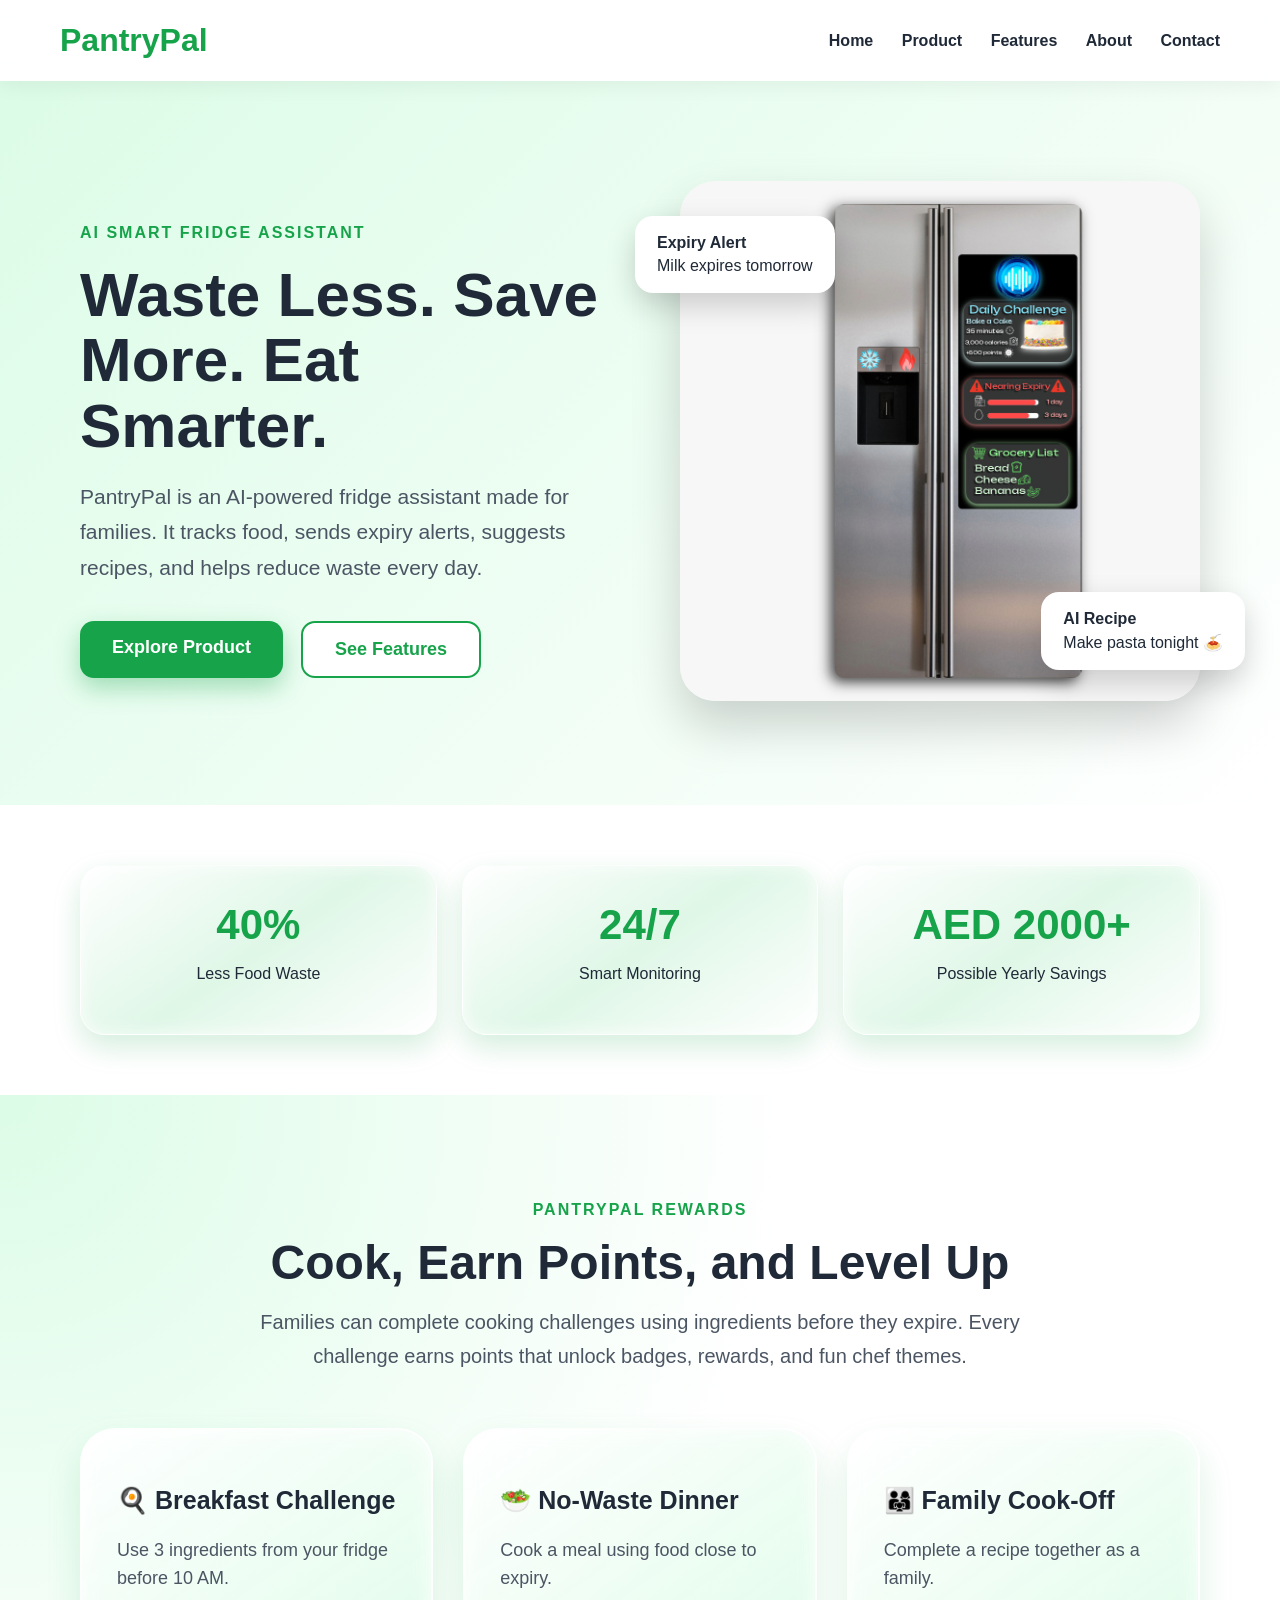
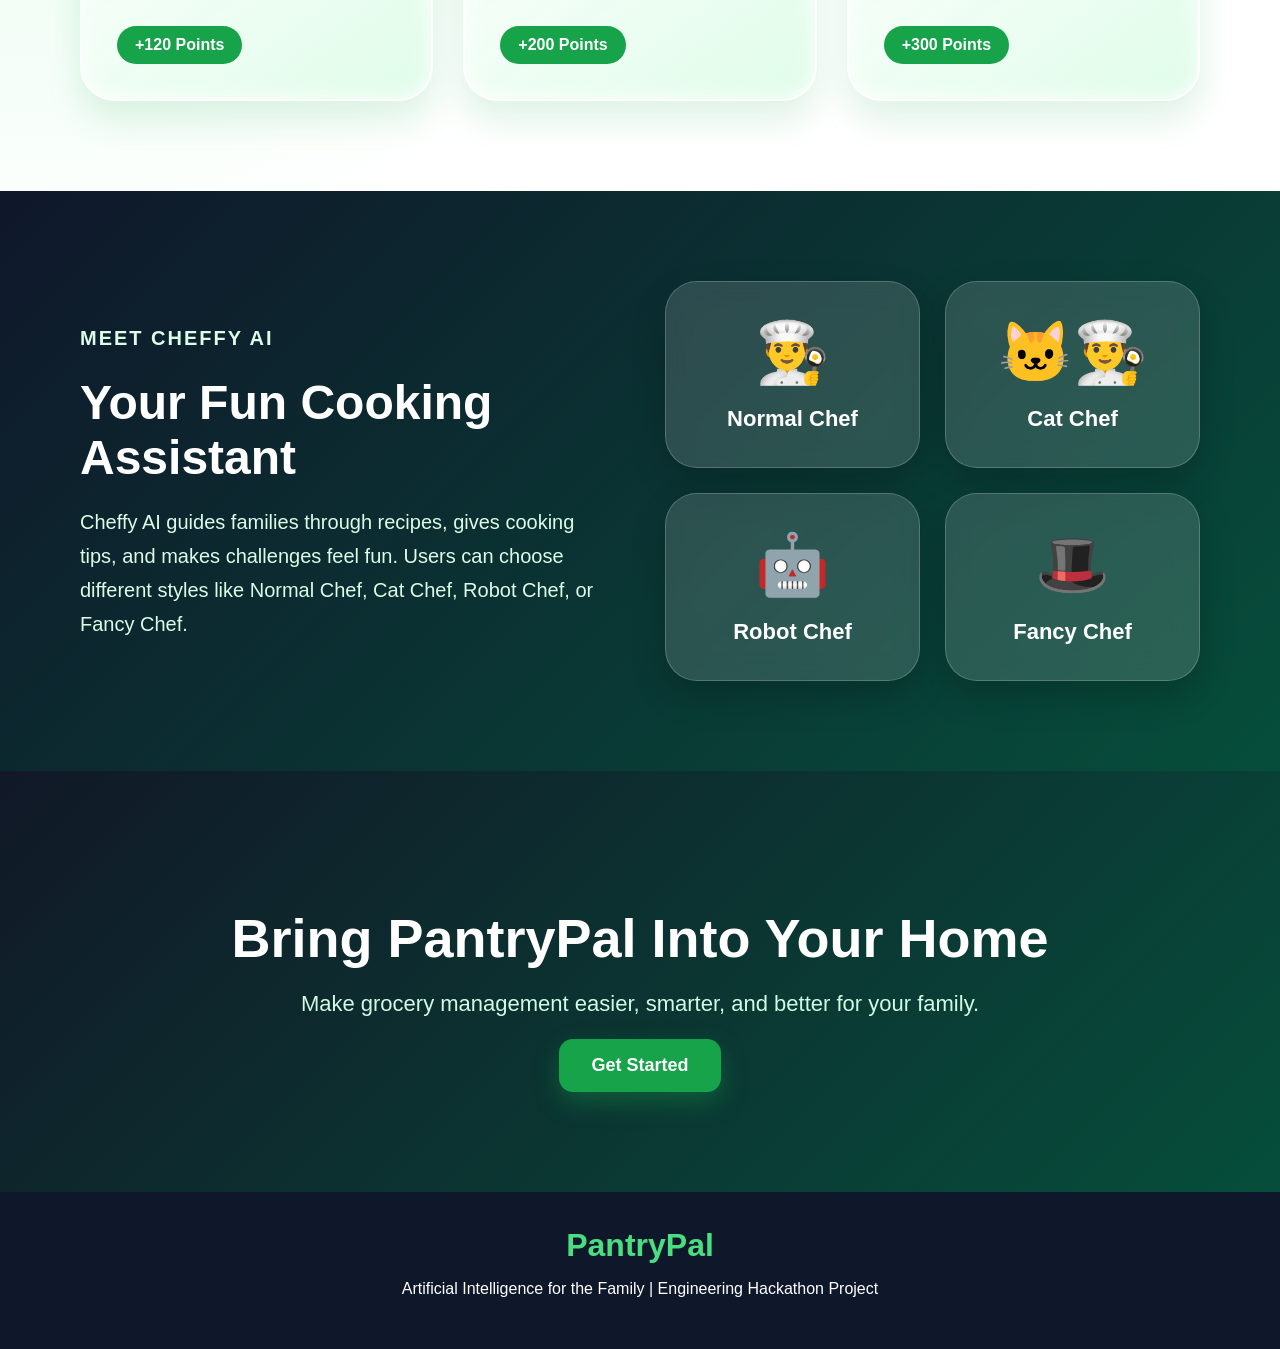
<file: index.html>
<!DOCTYPE html>
<html lang="en">
<head>
    <meta charset="UTF-8">
    <title>Redirecting...</title>

    <!-- Redirect after 0 seconds -->
    <meta http-equiv="refresh" content="0; url=Website/Home.html">

    <script>
        // JavaScript fallback (recommended)
        window.location.href = "Website/Home.html";
    </script>
    <meta http-equiv="refresh" content="0"; url="Website/Home.html">
    <script src="Website/Index_JS.js"></script>
</head>
<body>
    <p>If you are not redirected automatically, 
        <a href="Website/Home.html">click here</a>.
    </p>
</body>
</html>
</file>
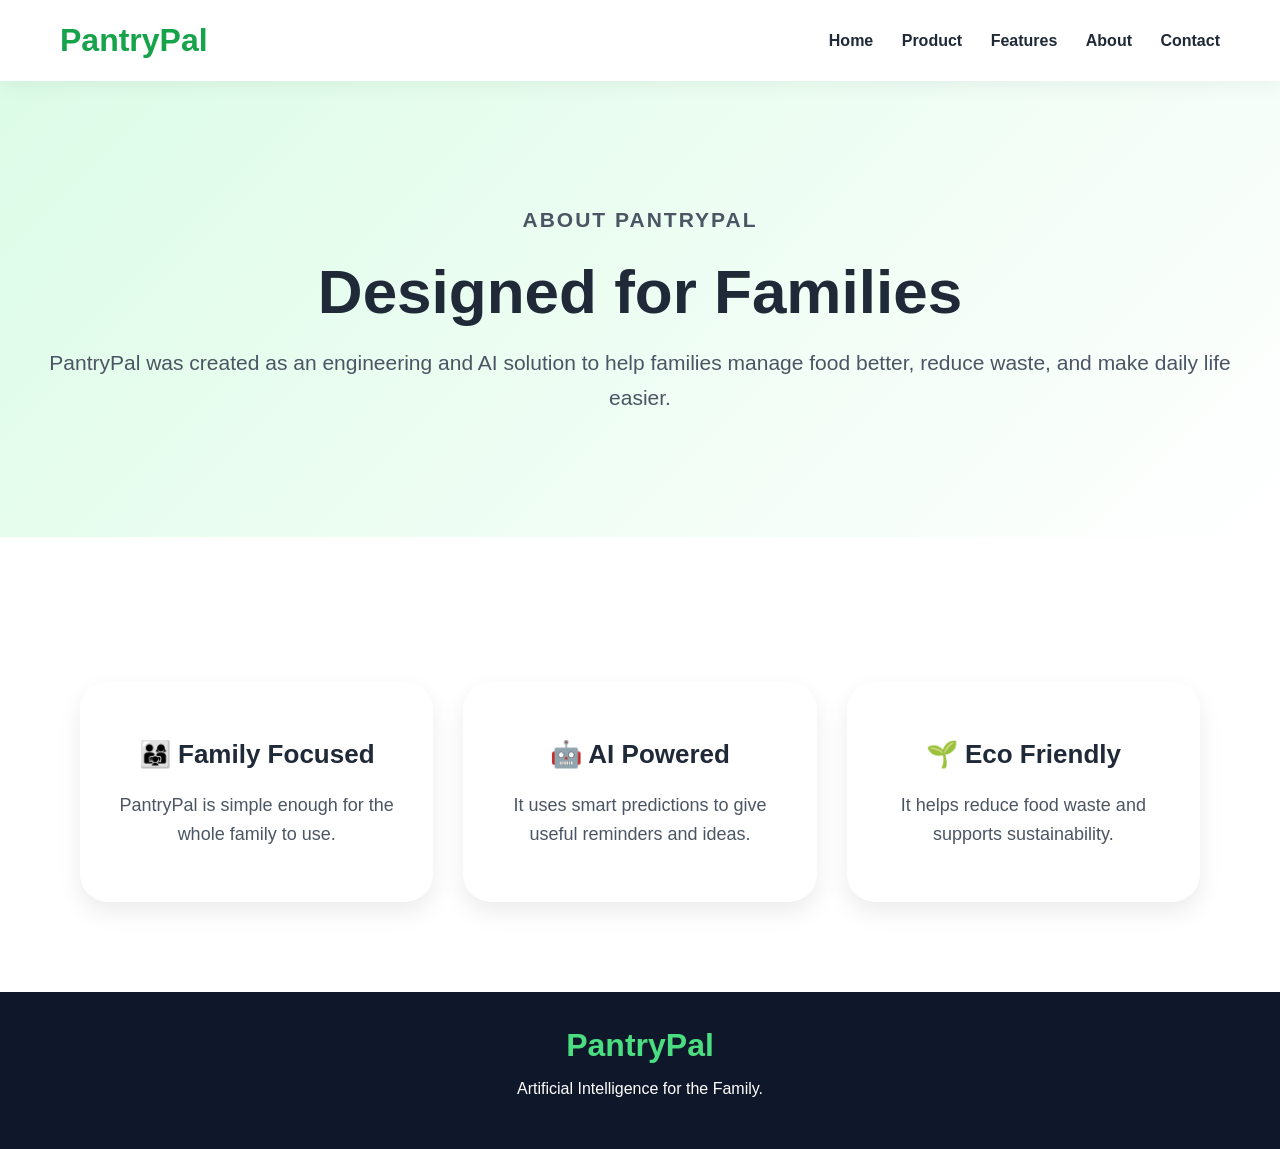
<file: Website/about.html>
<!-- ============================= -->
<!-- FILE: about.html -->
<!-- ============================= -->

<!DOCTYPE html>
<html lang="en">
<head>
  <meta charset="UTF-8">
  <meta name="viewport" content="width=device-width, initial-scale=1.0">
  <title>PantryPal | About</title>
  <link rel="stylesheet" href="style.css">
</head>
<body>

  <div class="navbar">
    <div class="logo">PantryPal</div>
    <div class="nav-links">
      <a href="Home.html">Home</a>
      <a href="product.html">Product</a>
      <a href="features.html">Features</a>
      <a href="about.html">About</a>
      <a href="contact.html">Contact</a>
    </div>
  </div>

  <div class="page-header">
    <p class="tagline">About PantryPal</p>
    <h1>Designed for Families</h1>
    <p>
      PantryPal was created as an engineering and AI solution to help families manage food better, reduce waste, and make daily life easier.
    </p>
  </div>

  <div class="section white-section">
    <div class="card-grid">
      <div class="feature-card">
        <h2>👨‍👩‍👧 Family Focused</h2>
        <p>PantryPal is simple enough for the whole family to use.</p>
      </div>
      <div class="feature-card">
        <h2>🤖 AI Powered</h2>
        <p>It uses smart predictions to give useful reminders and ideas.</p>
      </div>
      <div class="feature-card">
        <h2>🌱 Eco Friendly</h2>
        <p>It helps reduce food waste and supports sustainability.</p>
      </div>
    </div>
  </div>

  <div class="footer">
    <h2>PantryPal</h2>
    <p>Artificial Intelligence for the Family.</p>
  </div>

</body>
</html>
</file>
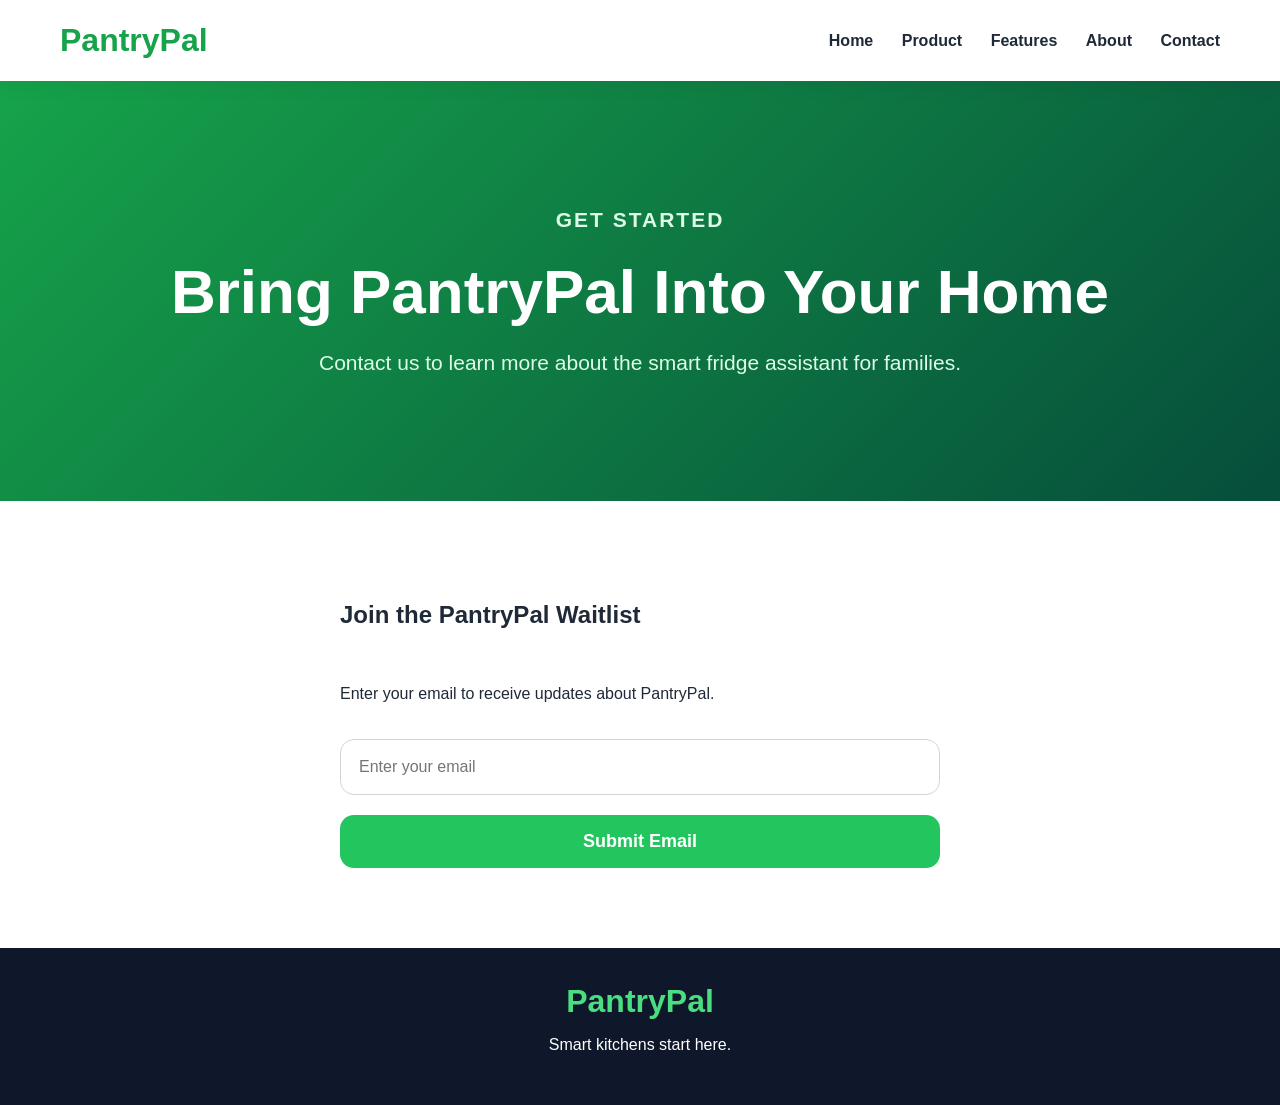
<file: Website/contact.html>
<!-- ============================= -->
<!-- FILE: contact.html -->
<!-- ============================= -->

<!DOCTYPE html>
<html lang="en">
<head>
  <meta charset="UTF-8">
  <meta name="viewport" content="width=device-width, initial-scale=1.0">
  <title>PantryPal | Contact</title>
  <link rel="stylesheet" href="style.css">
</head>
<body>

  <div class="navbar">
    <div class="logo">PantryPal</div>
    <div class="nav-links">
      <a href="Home.html">Home</a>
      <a href="product.html">Product</a>
      <a href="features.html">Features</a>
      <a href="about.html">About</a>
      <a href="contact.html">Contact</a>
    </div>
  </div>

  <div class="page-header green-header">
    <p class="tagline light">Get Started</p>
    <h1>Bring PantryPal Into Your Home</h1>
    <p>Contact us to learn more about the smart fridge assistant for families.</p>
  </div>

  <div class="contact-section">
    <div class="contact-box email-only-box">
      <h2>Join the PantryPal Waitlist</h2>
      <p>Enter your email to receive updates about PantryPal.</p>

      <input type="email" id="emailInput" placeholder="Enter your email" required>
      <button onclick="validateEmail()">Submit Email</button>
    </div>
  </div>

  <div class="footer">
    <h2>PantryPal</h2>
    <p>Smart kitchens start here.</p>
  </div>

  <script src="script.js"></script>
</body>
</html>
</file>
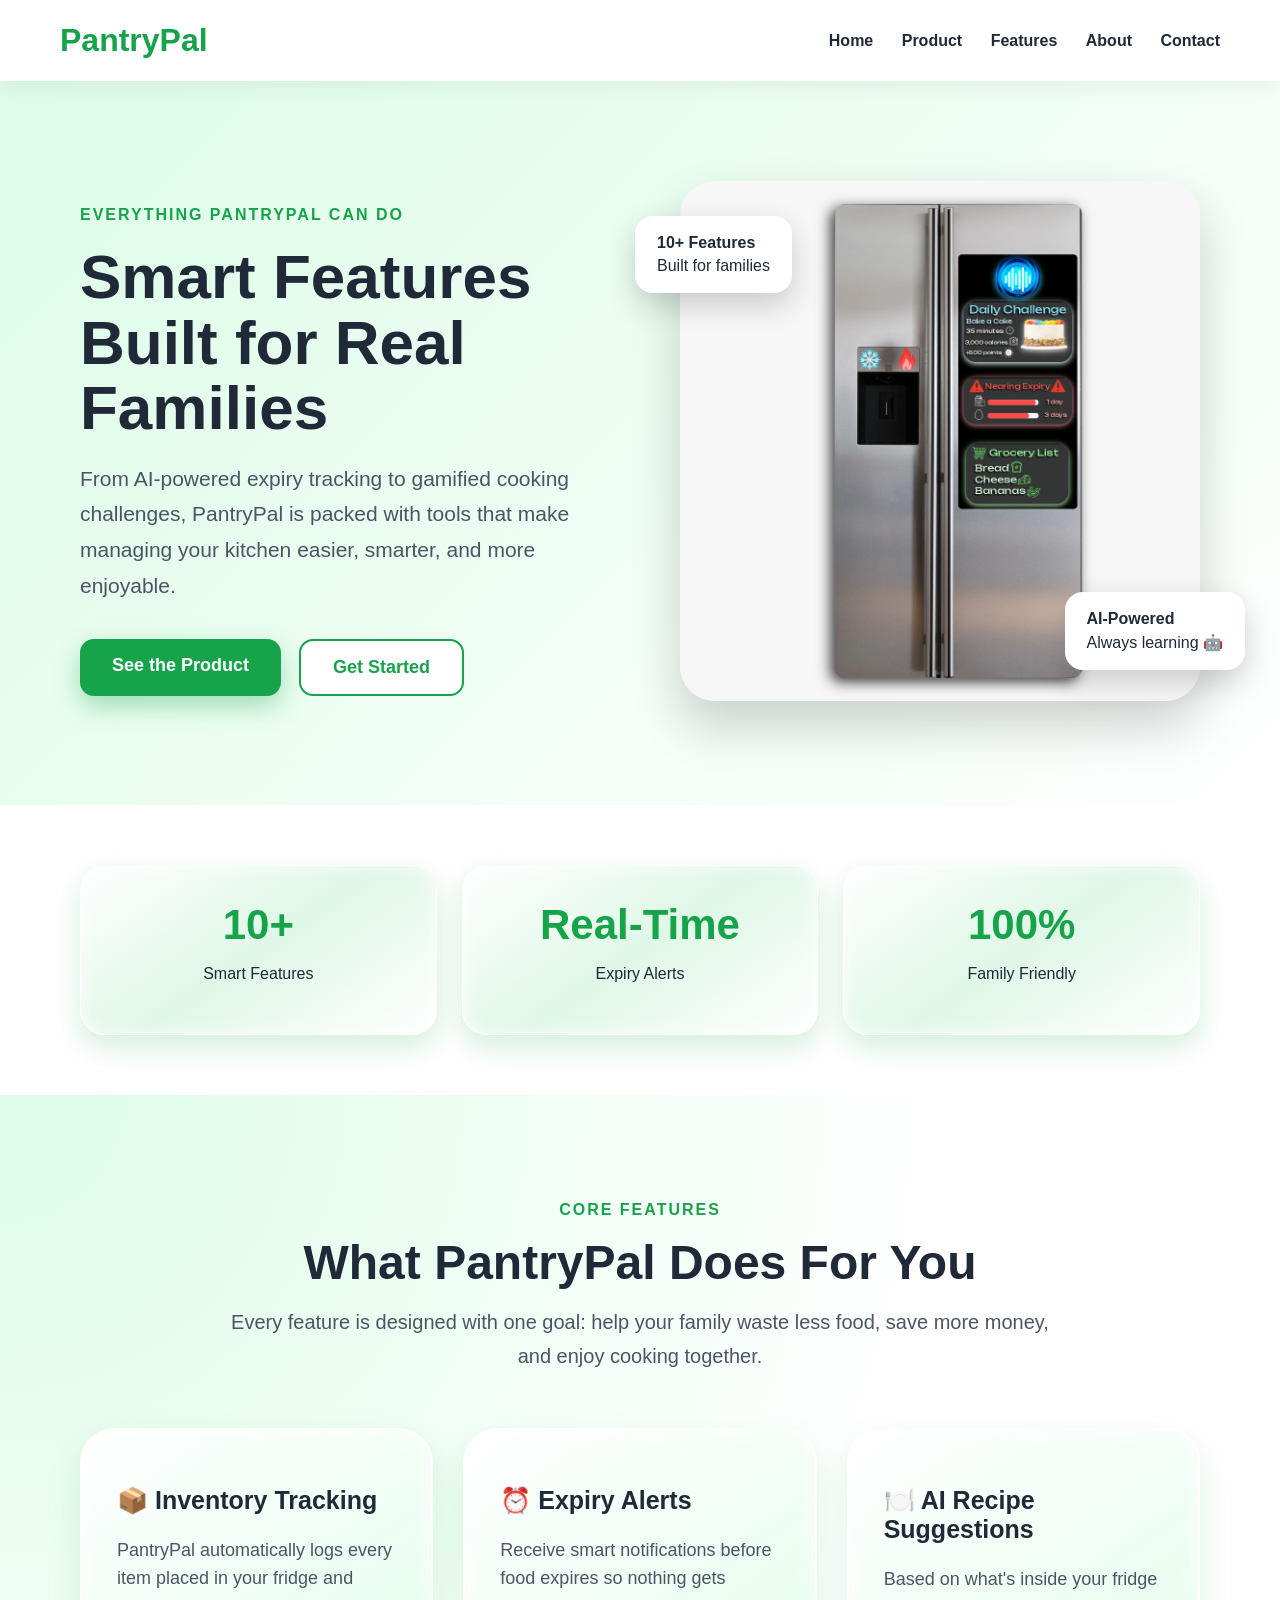
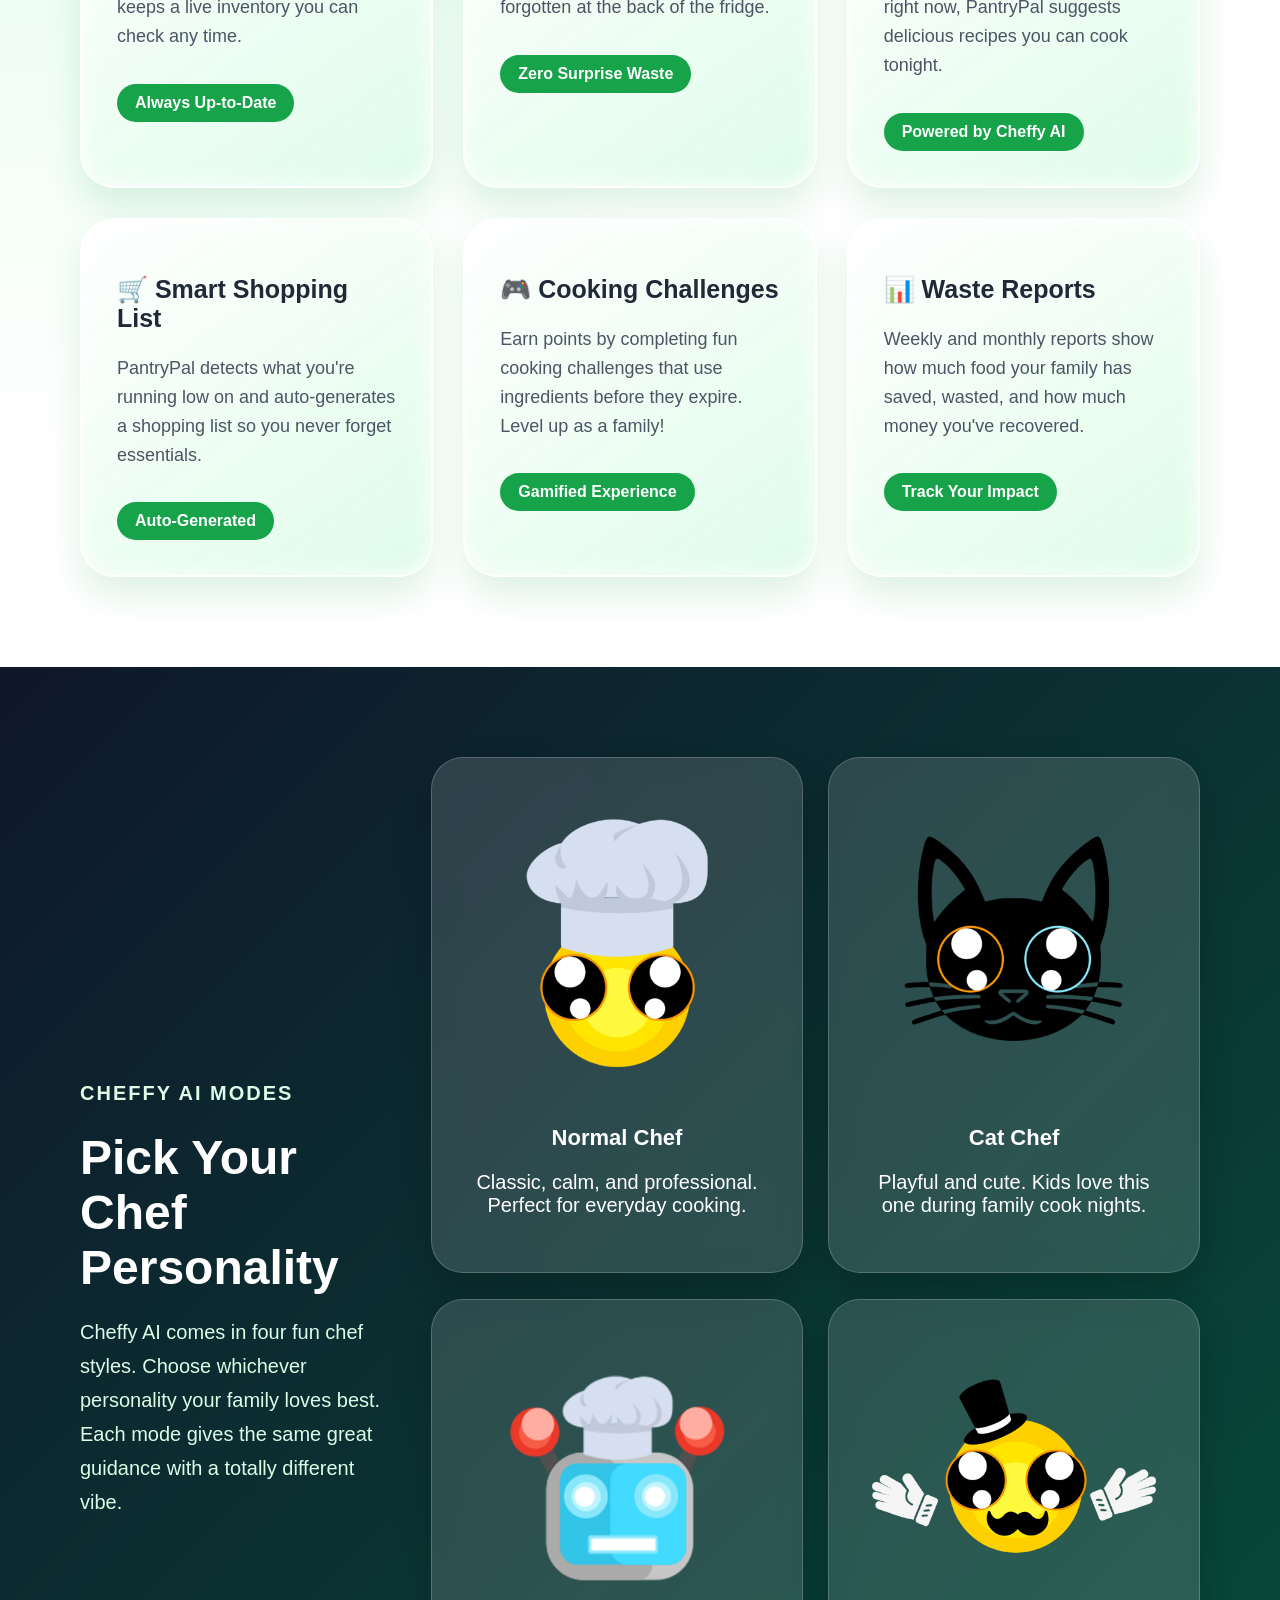
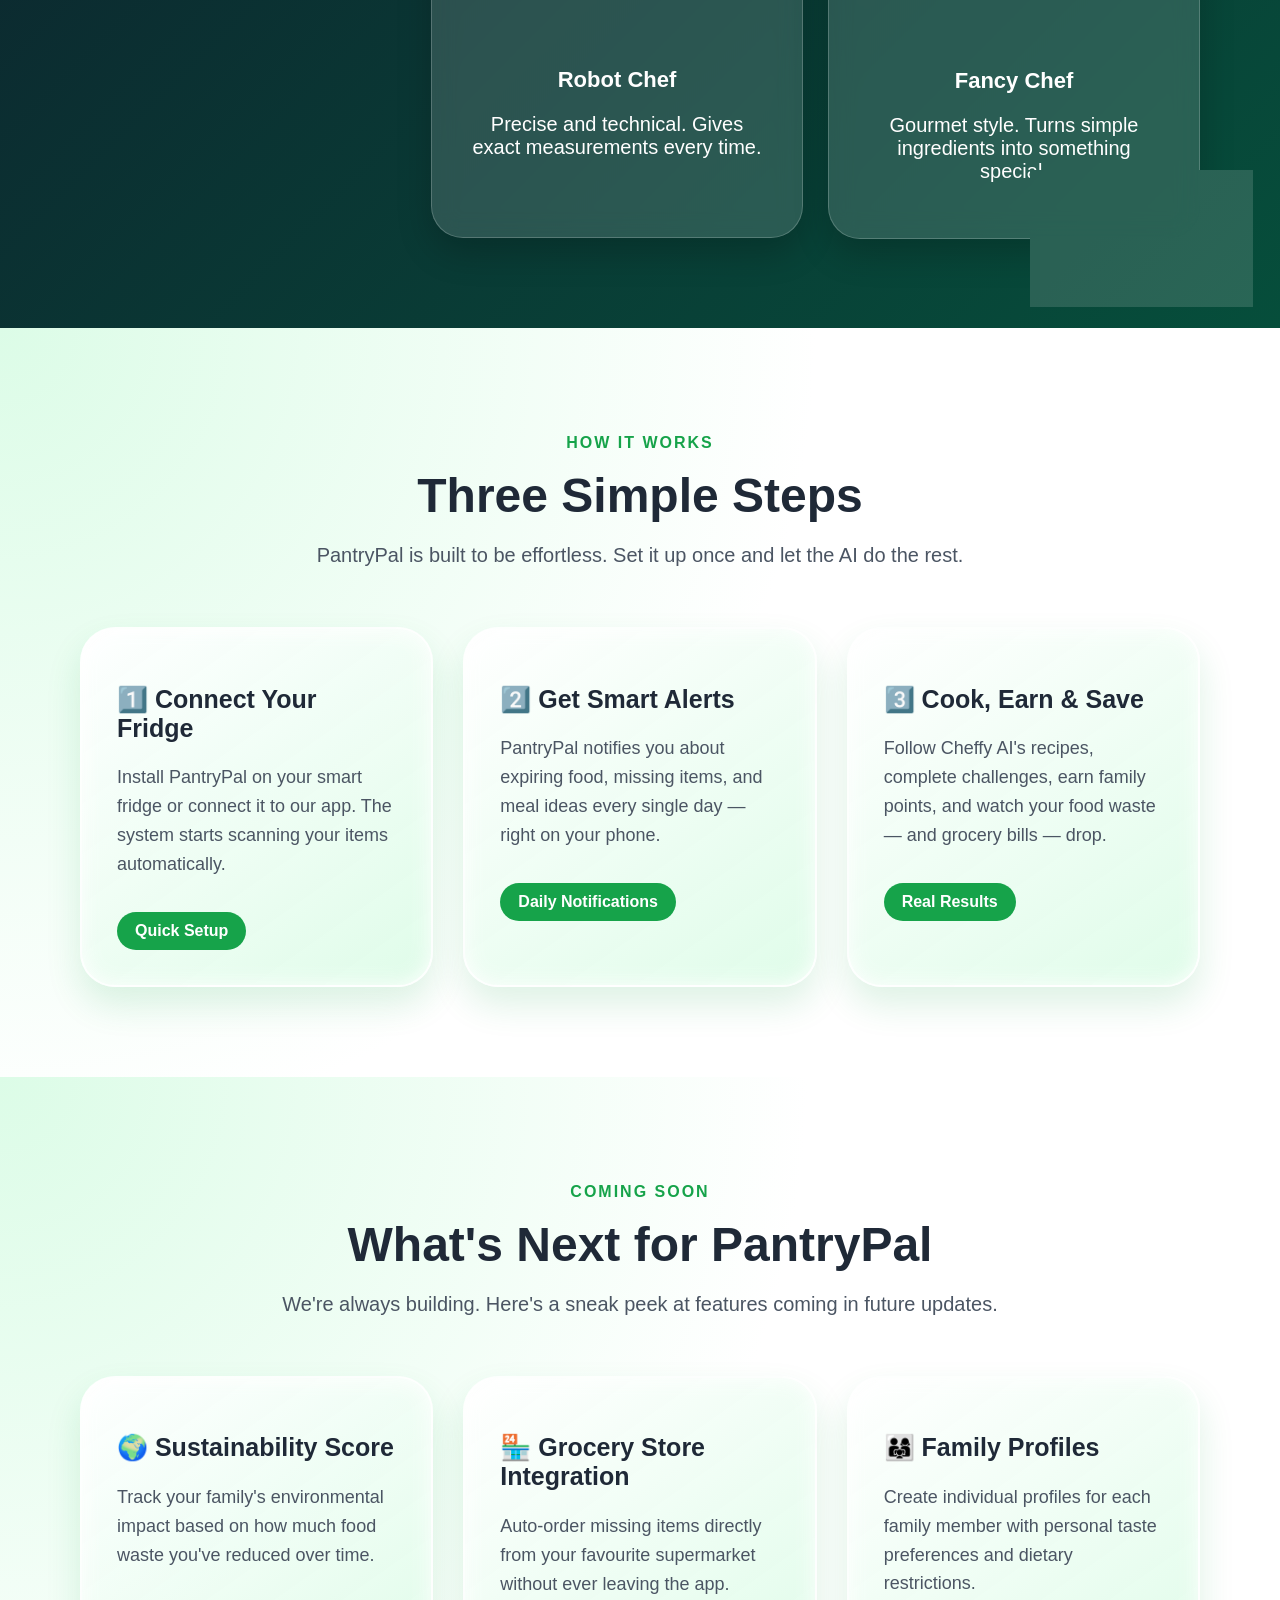
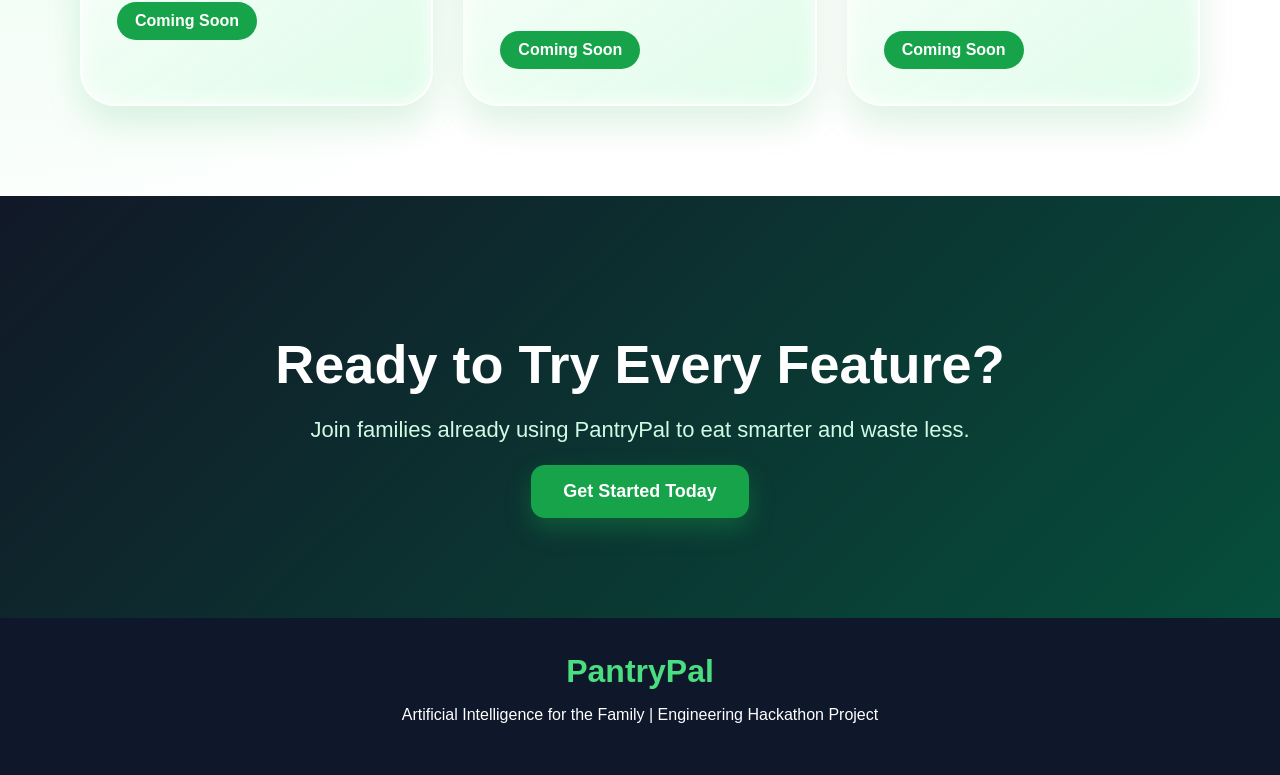
<file: Website/Features.html>
<!DOCTYPE html>
<html lang="en">
<head>
  <meta charset="UTF-8">
  <meta name="viewport" content="width=device-width, initial-scale=1.0">
  <title>PantryPal | Features</title>
  <link rel="stylesheet" href="style.css">
</head>
<body>

  <!-- ===== NAVBAR (same as index.html) ===== -->
  <div class="navbar">
    <div class="logo">PantryPal</div>
    <div class="nav-links">
      <a href="Home.html">Home</a>
      <a href="product.html">Product</a>
      <a href="features.html">Features</a>
      <a href="about.html">About</a>
      <a href="contact.html">Contact</a>
    </div>
  </div>

  <!-- ===== FEATURES HERO SECTION ===== -->
  <div class="hero" style="min-height: 50vh; align-items: center;">
    <div class="hero-text">
      <p class="tagline">Everything PantryPal Can Do</p>
      <h1>Smart Features Built for Real Families</h1>
      <p class="hero-description">
        From AI-powered expiry tracking to gamified cooking challenges, PantryPal is packed with tools that make managing your kitchen easier, smarter, and more enjoyable.
      </p>
      <div class="hero-buttons">
        <a href="product.html" class="main-btn">See the Product</a>
        <a href="contact.html" class="outline-btn">Get Started</a>
      </div>
    </div>

    <div class="hero-image-box">
      <!-- Replace with your features banner image -->
      <img src="assets/fridge.jpg" alt="PantryPal features overview">
      <div class="floating-card top-card">
        <strong>10+ Features</strong>
        <span>Built for families</span>
      </div>
      <div class="floating-card bottom-card">
        <strong>AI-Powered</strong>
        <span>Always learning 🤖</span>
      </div>
    </div>
  </div>

  <!-- ===== STATS ROW ===== -->
  <div class="stats-section">
    <div class="stat-box metallic-card">
      <h2>10+</h2>
      <p>Smart Features</p>
    </div>
    <div class="stat-box metallic-card">
      <h2>Real-Time</h2>
      <p>Expiry Alerts</p>
    </div>
    <div class="stat-box metallic-card">
      <h2>100%</h2>
      <p>Family Friendly</p>
    </div>
  </div>

  <!-- ===== CORE FEATURES GRID ===== -->
  <div class="section game-section">
    <p class="section-label">Core Features</p>
    <h1>What PantryPal Does For You</h1>
    <p class="section-subtitle">
      Every feature is designed with one goal: help your family waste less food, save more money, and enjoy cooking together.
    </p>

    <div class="game-grid">

      <div class="challenge-card bubble-card">
        <h2>📦 Inventory Tracking</h2>
        <p>
          PantryPal automatically logs every item placed in your fridge and keeps a live inventory you can check any time.
        </p>
        <span>Always Up-to-Date</span>
      </div>

      <div class="challenge-card bubble-card">
        <h2>⏰ Expiry Alerts</h2>
        <p>
          Receive smart notifications before food expires so nothing gets forgotten at the back of the fridge.
        </p>
        <span>Zero Surprise Waste</span>
      </div>

      <div class="challenge-card bubble-card">
        <h2>🍽️ AI Recipe Suggestions</h2>
        <p>
          Based on what's inside your fridge right now, PantryPal suggests delicious recipes you can cook tonight.
        </p>
        <span>Powered by Cheffy AI</span>
      </div>

      <div class="challenge-card bubble-card">
        <h2>🛒 Smart Shopping List</h2>
        <p>
          PantryPal detects what you're running low on and auto-generates a shopping list so you never forget essentials.
        </p>
        <span>Auto-Generated</span>
      </div>

      <div class="challenge-card bubble-card">
        <h2>🎮 Cooking Challenges</h2>
        <p>
          Earn points by completing fun cooking challenges that use ingredients before they expire. Level up as a family!
        </p>
        <span>Gamified Experience</span>
      </div>

      <div class="challenge-card bubble-card">
        <h2>📊 Waste Reports</h2>
        <p>
          Weekly and monthly reports show how much food your family has saved, wasted, and how much money you've recovered.
        </p>
        <span>Track Your Impact</span>
      </div>

    </div>
  </div>

  <!-- ===== CHEFFY AI SECTION (mirrors chef-section in index) ===== -->
  <div class="section chef-section">
    <div class="chef-text">
      <p class="section-label">Cheffy AI Modes</p>
      <h1>Pick Your Chef Personality</h1>
      <p>
        Cheffy AI comes in four fun chef styles. Choose whichever personality your family loves best. Each mode gives the same great guidance with a totally different vibe.
      </p>
    </div>

    <div class="chef-grid">
      <div class="chef-card">
        <img src="assets/ChefHatAI.png" width="300px">
        <h2>Normal Chef</h2>
        <p>Classic, calm, and professional. Perfect for everyday cooking.</p>
      
      </div>
      <div class="chef-card">
          <img src="assets/CatAI.png" width="300px">
        <h2>Cat Chef</h2>
        <p>Playful and cute. Kids love this one during family cook nights.</p>
      </div>
      <div class="chef-card">
          <img src="assets/RoboChef.png" width="300px">
        <h2>Robot Chef</h2>
        <p>Precise and technical. Gives exact measurements every time.</p>
      </div>
      <div class="chef-card">
        <img src="assets/TopHatAi.png" width="300px">
        <h2>Fancy Chef</h2>
        <p>Gourmet style. Turns simple ingredients into something special.</p>
      </div>
    </div>
  </div>

  <!-- ===== HOW IT WORKS SECTION ===== -->
  <div class="section game-section">
    <p class="section-label">How It Works</p>
    <h1>Three Simple Steps</h1>
    <p class="section-subtitle">
      PantryPal is built to be effortless. Set it up once and let the AI do the rest.
    </p>

    <div class="game-grid">

      <div class="challenge-card bubble-card">
        <h2>1️⃣ Connect Your Fridge</h2>
        <p>
          Install PantryPal on your smart fridge or connect it to our app. The system starts scanning your items automatically.
        </p>
        <span>Quick Setup</span>
      </div>

      <div class="challenge-card bubble-card">
        <h2>2️⃣ Get Smart Alerts</h2>
        <p>
          PantryPal notifies you about expiring food, missing items, and meal ideas every single day — right on your phone.
        </p>
        <span>Daily Notifications</span>
      </div>

      <div class="challenge-card bubble-card">
        <h2>3️⃣ Cook, Earn & Save</h2>
        <p>
          Follow Cheffy AI's recipes, complete challenges, earn family points, and watch your food waste — and grocery bills — drop.
        </p>
        <span>Real Results</span>
      </div>

    </div>
  </div>

  <!-- ===== COMING SOON SECTION ===== -->
  <div class="section game-section">
    <p class="section-label">Coming Soon</p>
    <h1>What's Next for PantryPal</h1>
    <p class="section-subtitle">
      We're always building. Here's a sneak peek at features coming in future updates.
    </p>

    <div class="game-grid">

      <div class="challenge-card bubble-card">
        <h2>🌍 Sustainability Score</h2>
        <p>
          Track your family's environmental impact based on how much food waste you've reduced over time.
        </p>
        <span>Coming Soon</span>
      </div>

      <div class="challenge-card bubble-card">
        <h2>🏪 Grocery Store Integration</h2>
        <p>
          Auto-order missing items directly from your favourite supermarket without ever leaving the app.
        </p>
        <span>Coming Soon</span>
      </div>

      <div class="challenge-card bubble-card">
        <h2>👨‍👩‍👧 Family Profiles</h2>
        <p>
          Create individual profiles for each family member with personal taste preferences and dietary restrictions.
        </p>
        <span>Coming Soon</span>
      </div>

    </div>
  </div>

  <!-- ===== CTA BANNER (same as index) ===== -->
  <div class="ad-banner">
    <h1>Ready to Try Every Feature?</h1>
    <p>Join families already using PantryPal to eat smarter and waste less.</p>
    <a href="contact.html" class="main-btn">Get Started Today</a>
  </div>

  <!-- ===== FOOTER (same as index) ===== -->
  <div class="footer">
    <h2>PantryPal</h2>
    <p>Artificial Intelligence for the Family | Engineering Hackathon Project</p>
  </div>

</body>
</html>
</file>
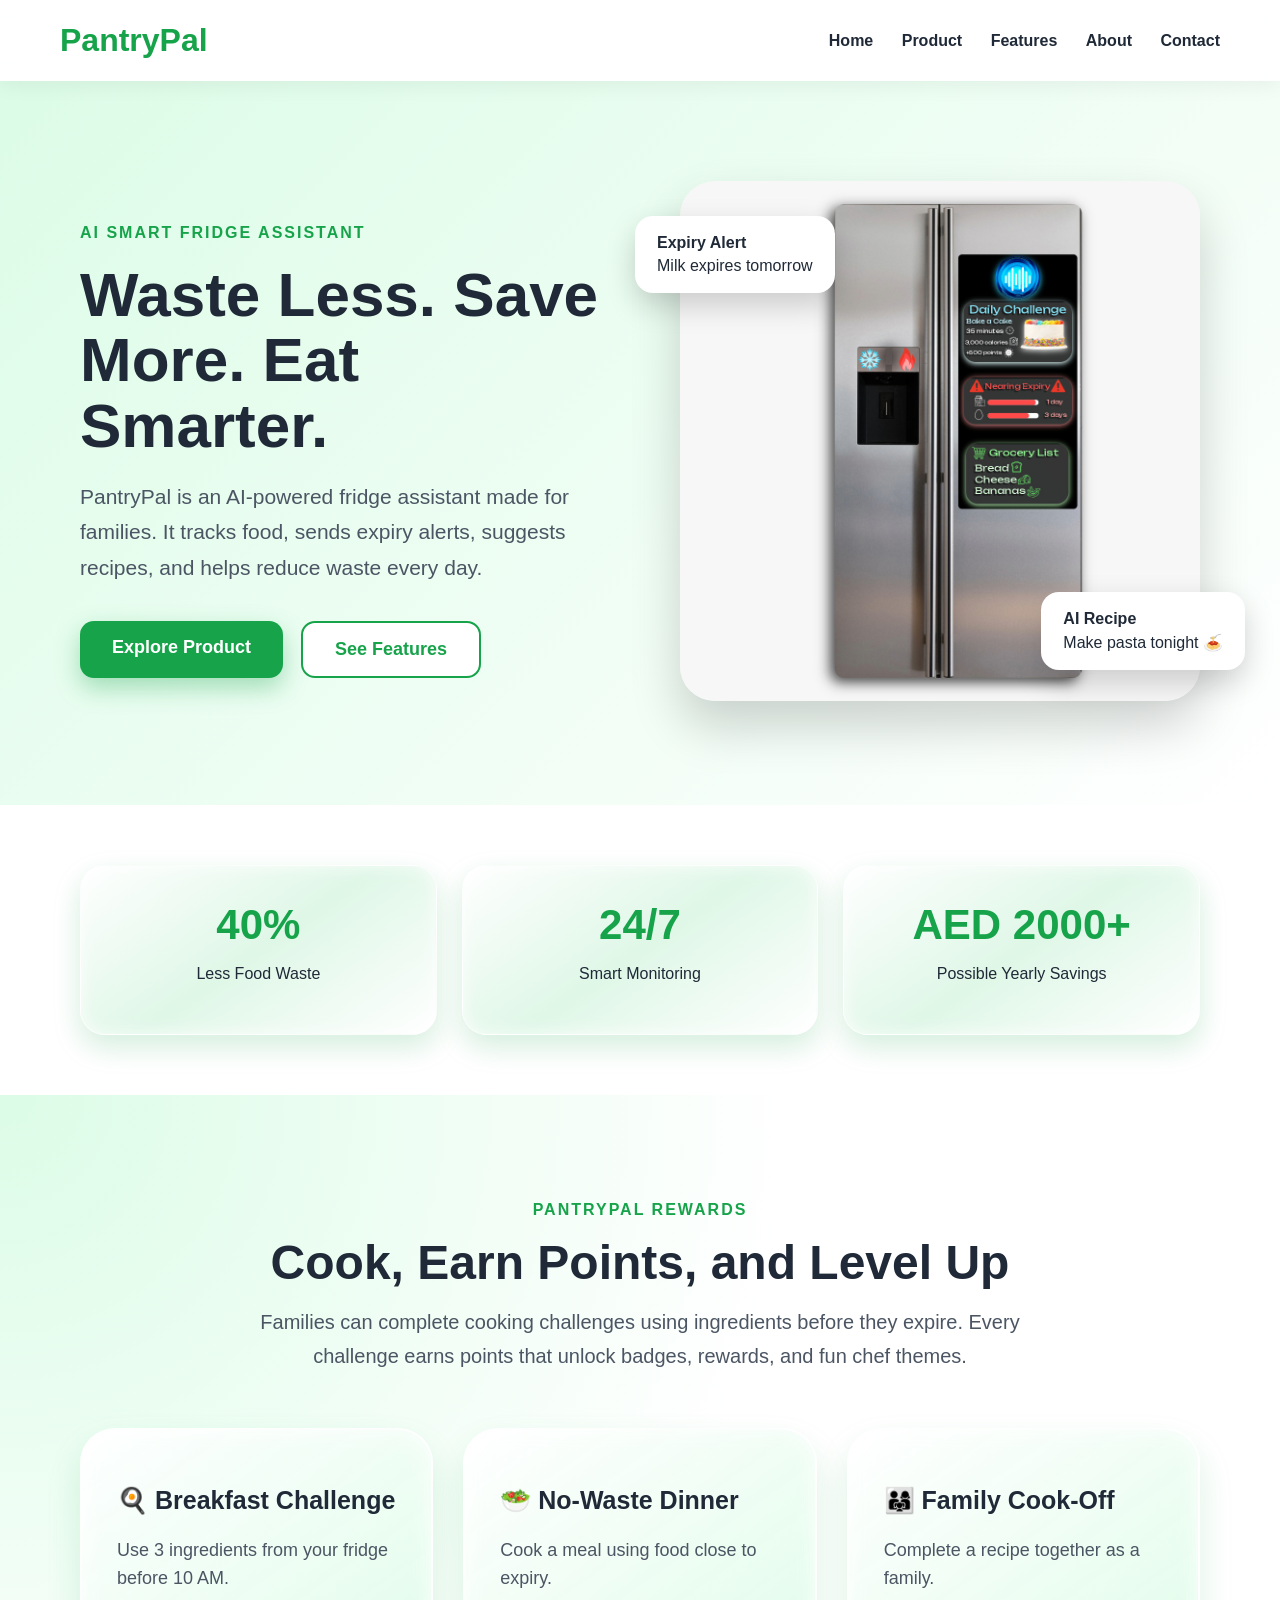
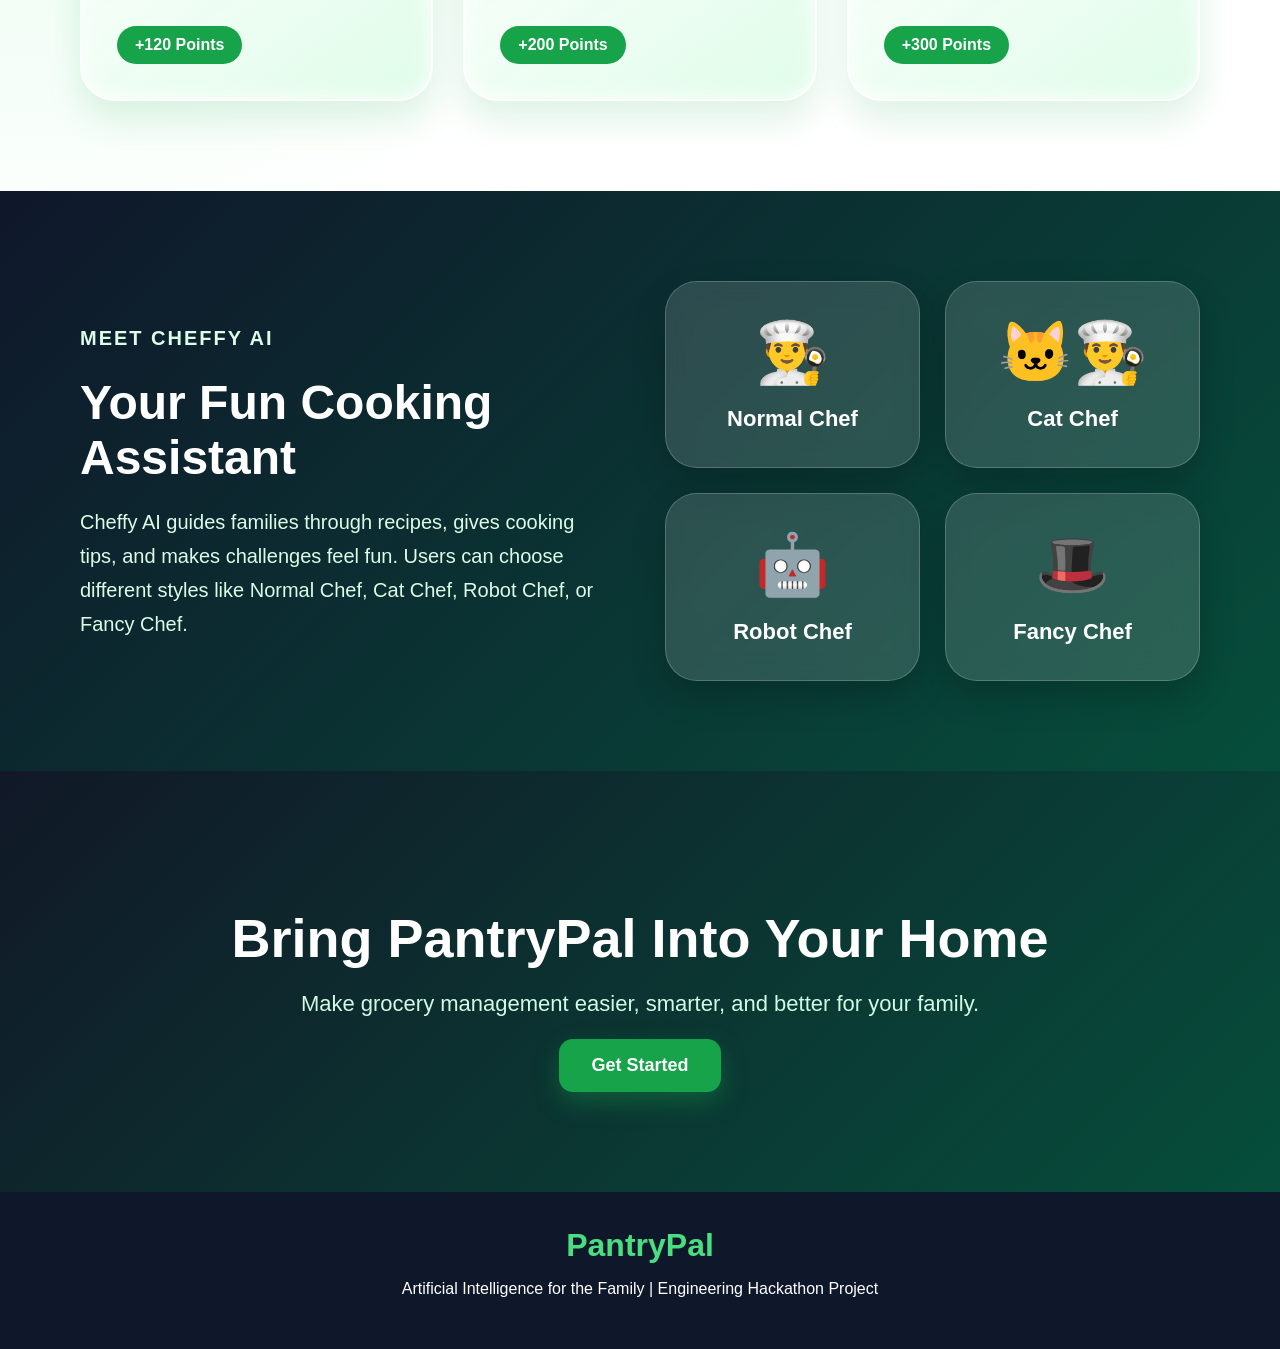
<file: Website/Home.html>
<!-- ===================================================== -->
<!-- PantryPal Multi-Page Advertising Website              -->
<!-- Create each section below as a separate file.          -->
<!-- Put your images inside the folder named: assests       -->
<!-- Example: assests/fridge.jpg                           -->
<!-- ===================================================== -->


<!-- ============================= -->
<!-- FILE: index.html -->
<!-- ============================= -->

<!DOCTYPE html>
<html lang="en">
<head>
  <meta charset="UTF-8">
  <meta name="viewport" content="width=device-width, initial-scale=1.0">
  <title>PantryPal | Home</title>
  <link rel="stylesheet" href="style.css">
</head>
<body>

  <div class="navbar">
    <div class="logo">PantryPal</div>
    <div class="nav-links">
      <a href="index.html">Home</a>
      <a href="product.html">Product</a>
      <a href="features.html">Features</a>
      <a href="about.html">About</a>
      <a href="contact.html">Contact</a>
    </div>
  </div>

  <div class="hero">
    <div class="hero-text">
      <p class="tagline">AI Smart Fridge Assistant</p>
      <h1>Waste Less. Save More. Eat Smarter.</h1>
      <p class="hero-description">
        PantryPal is an AI-powered fridge assistant made for families. It tracks food, sends expiry alerts, suggests recipes, and helps reduce waste every day.
      </p>
      <div class="hero-buttons">
        <a href="product.html" class="main-btn">Explore Product</a>
        <a href="features.html" class="outline-btn">See Features</a>
      </div>
    </div>

    <div class="hero-image-box">
      <img src="assets/fridge.jpg" alt="PantryPal smart fridge">
      <div class="floating-card top-card">
        <strong>Expiry Alert</strong>
        <span>Milk expires tomorrow</span>
      </div>
      <div class="floating-card bottom-card">
        <strong>AI Recipe</strong>
        <span>Make pasta tonight 🍝</span>
      </div>
    </div>
  </div>

  <div class="stats-section">
    <div class="stat-box metallic-card">
      <h2>40%</h2>
      <p>Less Food Waste</p>
    </div>
    <div class="stat-box metallic-card">
      <h2>24/7</h2>
      <p>Smart Monitoring</p>
    </div>
    <div class="stat-box metallic-card">
      <h2>AED 2000+</h2>
      <p>Possible Yearly Savings</p>
    </div>
  </div>

  <div class="section game-section">
    <p class="section-label">PantryPal Rewards</p>
    <h1>Cook, Earn Points, and Level Up</h1>
    <p class="section-subtitle">
      Families can complete cooking challenges using ingredients before they expire. Every challenge earns points that unlock badges, rewards, and fun chef themes.
    </p>

    <div class="game-grid">
      <div class="challenge-card bubble-card">
        <h2>🍳 Breakfast Challenge</h2>
        <p>Use 3 ingredients from your fridge before 10 AM.</p>
        <span>+120 Points</span>
      </div>

      <div class="challenge-card bubble-card">
        <h2>🥗 No-Waste Dinner</h2>
        <p>Cook a meal using food close to expiry.</p>
        <span>+200 Points</span>
      </div>

      <div class="challenge-card bubble-card">
        <h2>👨‍👩‍👧 Family Cook-Off</h2>
        <p>Complete a recipe together as a family.</p>
        <span>+300 Points</span>
      </div>
    </div>
  </div>

  <div class="section chef-section">
    <div class="chef-text">
      <p class="section-label">Meet Cheffy AI</p>
      <h1>Your Fun Cooking Assistant</h1>
      <p>
        Cheffy AI guides families through recipes, gives cooking tips, and makes challenges feel fun. Users can choose different styles like Normal Chef, Cat Chef, Robot Chef, or Fancy Chef.
      </p>
    </div>

    <div class="chef-grid">
      <div class="chef-card">👨‍🍳<h2>Normal Chef</h2></div>
      <div class="chef-card">🐱‍👨‍🍳<h2>Cat Chef</h2></div>
      <div class="chef-card">🤖<h2>Robot Chef</h2></div>
      <div class="chef-card">🎩<h2>Fancy Chef</h2></div>
    </div>
  </div>

  <div class="ad-banner">
    <h1>Bring PantryPal Into Your Home</h1>
    <p>Make grocery management easier, smarter, and better for your family.</p>
    <a href="contact.html" class="main-btn">Get Started</a>
  </div>

  <div class="footer">
    <h2>PantryPal</h2>
    <p>Artificial Intelligence for the Family | Engineering Hackathon Project</p>
  </div>

</body>
</html>
</file>
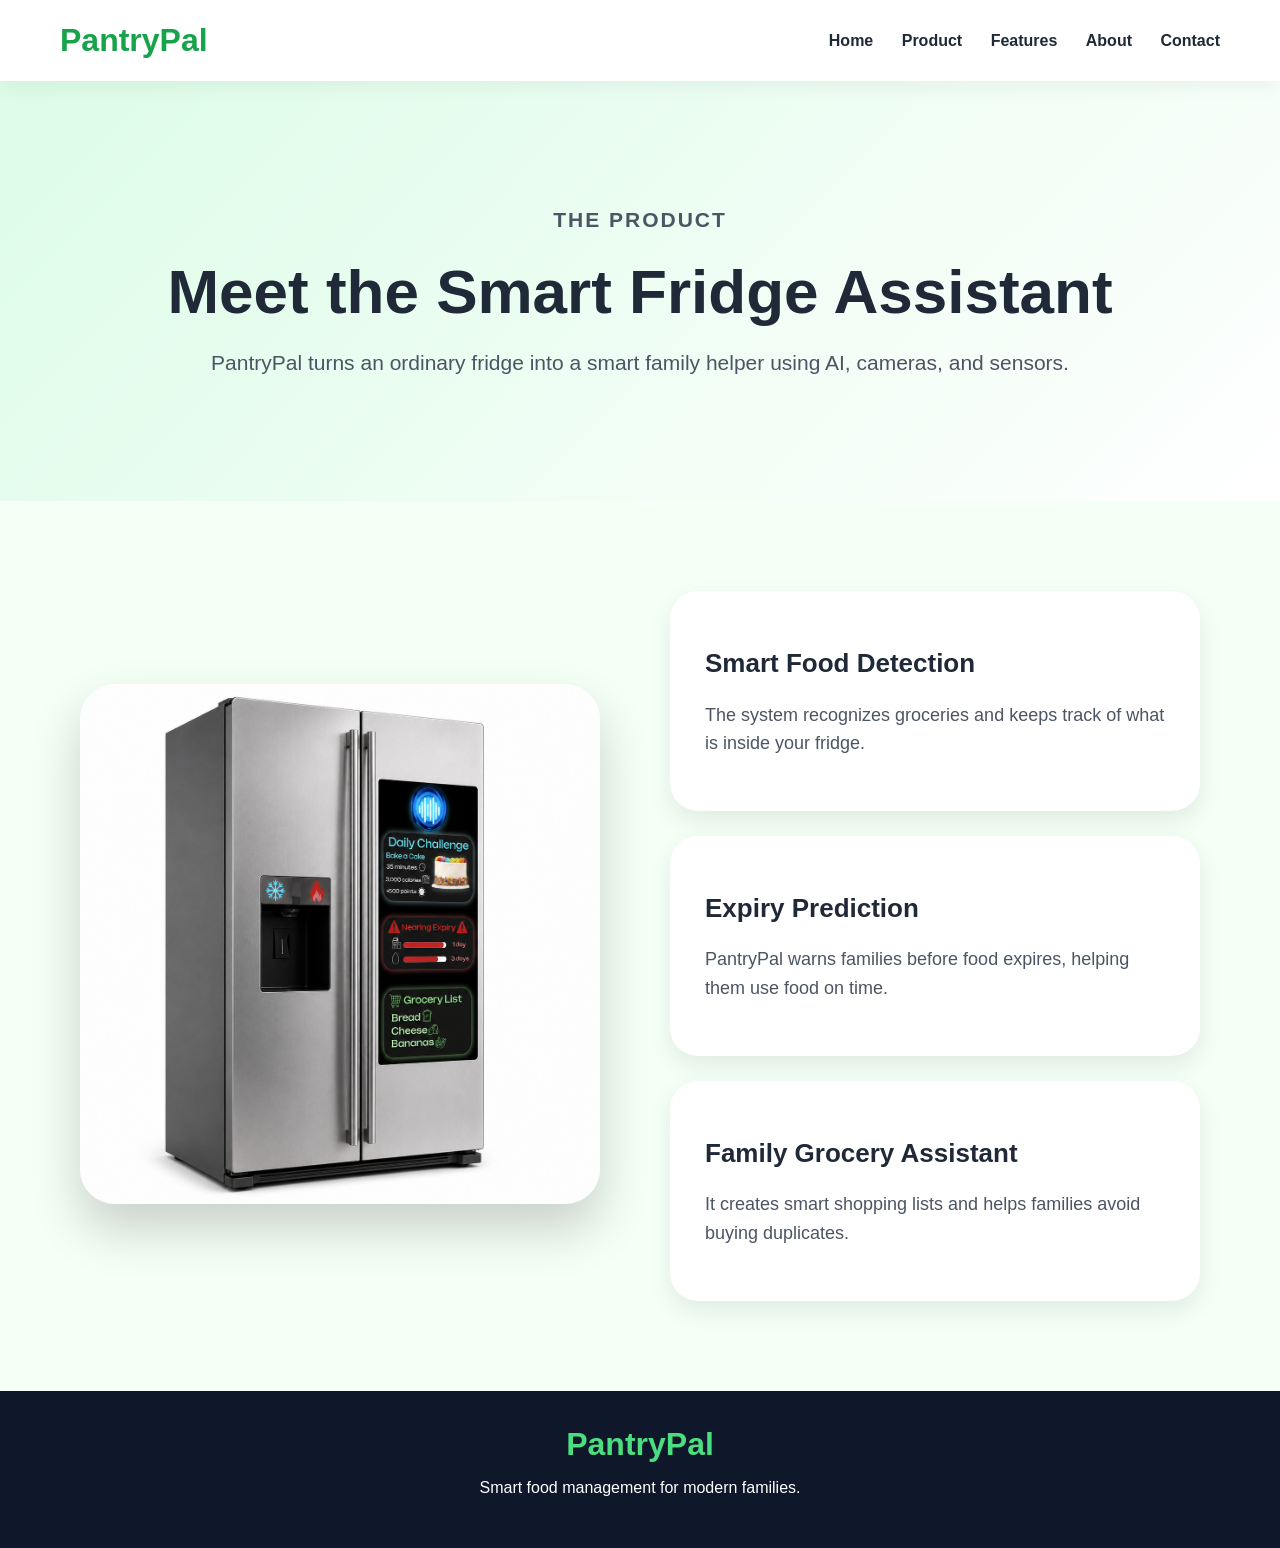
<file: Website/product.html>
<!-- ============================= -->
<!-- FILE: product.html -->
<!-- ============================= -->

<!DOCTYPE html>
<html lang="en">
<head>
  <meta charset="UTF-8">
  <meta name="viewport" content="width=device-width, initial-scale=1.0">
  <title>PantryPal | Product</title>
  <link rel="stylesheet" href="style.css">
</head>
<body>

  <div class="navbar">
    <div class="logo">PantryPal</div>
    <div class="nav-links">
      <a href="Home.html">Home</a>
      <a href="product.html">Product</a>
      <a href="features.html">Features</a>
      <a href="about.html">About</a>
      <a href="contact.html">Contact</a>
    </div>
  </div>

  <div class="page-header">
    <p class="tagline">The Product</p>
    <h1>Meet the Smart Fridge Assistant</h1>
    <p>PantryPal turns an ordinary fridge into a smart family helper using AI, cameras, and sensors.</p>
  </div>

  <div class="split-section">
    <div class="image-panel">
      <img src="assets/sideway fridge.png" alt="PantryPal product">
    </div>

    <div class="info-list">
      <div class="info-card">
        <h2>Smart Food Detection</h2>
        <p>The system recognizes groceries and keeps track of what is inside your fridge.</p>
      </div>
      <div class="info-card">
        <h2>Expiry Prediction</h2>
        <p>PantryPal warns families before food expires, helping them use food on time.</p>
      </div>
      <div class="info-card">
        <h2>Family Grocery Assistant</h2>
        <p>It creates smart shopping lists and helps families avoid buying duplicates.</p>
      </div>
    </div>
  </div>

  <div class="footer">
    <h2>PantryPal</h2>
    <p>Smart food management for modern families.</p>
  </div>

</body>
</html>
</file>
<file: Website/style.css>
/* ============================= */
/* FILE: style.css */
/* ============================= */

* {
  box-sizing: border-box;
}

body {
  margin: 0;
  font-family: Arial, sans-serif;
  background: #f4fff6;
  color: #1f2937;
}

.navbar {
  display: flex;
  justify-content: space-between;
  align-items: center;
  padding: 22px 60px;
  background: rgba(255, 255, 255, 0.92);
  backdrop-filter: blur(12px);
  position: sticky;
  top: 0;
  z-index: 1000;
  box-shadow: 0 4px 20px rgba(0,0,0,0.06);
}

.logo {
  font-size: 32px;
  font-weight: bold;
  color: #16a34a;
}

.nav-links a {
  margin-left: 24px;
  text-decoration: none;
  color: #1f2937;
  font-weight: bold;
}

.nav-links a:hover {
  color: #16a34a;
}

.hero {
  display: flex;
  justify-content: space-between;
  align-items: center;
  gap: 60px;
  padding: 100px 80px;
  background: linear-gradient(135deg, #dcfce7, #ffffff);
}

.hero-text {
  max-width: 600px;
}
.chef-card.robot {
  background-image: url('assets/RoboChef.png');
  background-size: cover;
  background-position: center top;
  background-repeat: no-repeat;
  height: 200px;
  border-radius: 20px;
}
.tagline {
  color: #16a34a;
  font-weight: bold;
  text-transform: uppercase;
  letter-spacing: 2px;
}
.chef-img {
  width: 100%;
  height: 220px;
  object-fit: cover;
  object-position: center top;
  border-radius: 16px;
  display: block;
}
.light {
  color: #bbf7d0;
}

.hero h1,
.page-header h1 {
  font-size: 62px;
  line-height: 1.05;
  margin: 20px 0;
}

.hero-description,
.page-header p {
  font-size: 21px;
  line-height: 1.7;
  color: #4b5563;
}

.hero-buttons {
  display: flex;
  gap: 18px;
  margin-top: 35px;
}

.main-btn,
.outline-btn {
  display: inline-block;
  padding: 16px 32px;
  border-radius: 14px;
  text-decoration: none;
  font-weight: bold;
  font-size: 18px;
  transition: 0.3s;
}

.main-btn {
  background: #16a34a;
  color: white;
  box-shadow: 0 10px 25px rgba(22, 163, 74, 0.35);
}

.outline-btn {
  background: white;
  color: #16a34a;
  border: 2px solid #16a34a;
}

.main-btn:hover,
.outline-btn:hover,
button:hover {
  transform: scale(1.04);
}

.hero-image-box {
  position: relative;
}

.hero-image-box img,
.image-panel img {
  width: 520px;
  height: 520px;
  object-fit: cover;
  border-radius: 35px;
  box-shadow: 0 25px 50px rgba(0,0,0,0.18);
}

.floating-card {
  position: absolute;
  background: white;
  padding: 18px 22px;
  border-radius: 18px;
  box-shadow: 0 12px 30px rgba(0,0,0,0.18);
  display: flex;
  flex-direction: column;
  gap: 5px;
}

.top-card {
  top: 35px;
  left: -45px;
}

.bottom-card {
  bottom: 35px;
  right: -45px;
}

.stats-section {
  display: grid;
  grid-template-columns: repeat(3, 1fr);
  gap: 25px;
  padding: 60px 80px;
  background: white;
}

.stat-box {
  text-align: center;
  background: #f0fdf4;
  padding: 35px;
  border-radius: 25px;
  box-shadow: 0 8px 20px rgba(0,0,0,0.06);
}

.metallic-card {
  background: linear-gradient(145deg, #ffffff, #dff7e7, #ffffff);
  border: 1px solid rgba(255,255,255,0.8);
  box-shadow: inset 0 0 18px rgba(255,255,255,0.8), 0 12px 28px rgba(22,163,74,0.18);
}

.stat-box h2 {
  color: #16a34a;
  font-size: 42px;
  margin: 0;
}

.section {
  padding: 90px 80px;
  text-align: center;
}

.white-section {
  background: white;
}

.section h1 {
  font-size: 48px;
  margin: 15px 0;
}

.section-subtitle {
  max-width: 850px;
  margin: auto;
  font-size: 20px;
  line-height: 1.7;
  color: #4b5563;
}

.section-label {
  color: #16a34a;
  font-weight: bold;
  text-transform: uppercase;
  letter-spacing: 2px;
}

.card-grid {
  display: grid;
  grid-template-columns: repeat(3, 1fr);
  gap: 30px;
  margin-top: 55px;
}

.feature-card,
.info-card {
  background: white;
  padding: 35px;
  border-radius: 28px;
  box-shadow: 0 10px 25px rgba(0,0,0,0.08);
  transition: 0.3s;
}

.feature-card:hover,
.info-card:hover {
  transform: translateY(-10px);
}

.feature-card h2,
.info-card h2 {
  font-size: 26px;
}

.feature-card p,
.info-card p {
  color: #4b5563;
  font-size: 18px;
  line-height: 1.6;
}

.game-section {
  background: radial-gradient(circle at top left, #dcfce7, #ffffff 55%);
}

.game-grid {
  display: grid;
  grid-template-columns: repeat(3, 1fr);
  gap: 30px;
  margin-top: 55px;
}

.challenge-card {
  padding: 35px;
  border-radius: 35px;
  text-align: left;
  transition: 0.3s;
}

.bubble-card {
  background: linear-gradient(145deg, rgba(255,255,255,0.95), rgba(220,252,231,0.9));
  border: 2px solid rgba(255,255,255,0.9);
  box-shadow: 0 18px 35px rgba(22,163,74,0.14), inset 0 0 20px rgba(255,255,255,0.9);
}

.challenge-card:hover {
  transform: translateY(-10px) scale(1.02);
}

.challenge-card h2 {
  font-size: 25px;
}

.challenge-card p {
  color: #4b5563;
  font-size: 18px;
  line-height: 1.6;
}

.challenge-card span {
  display: inline-block;
  margin-top: 15px;
  background: #16a34a;
  color: white;
  padding: 10px 18px;
  border-radius: 999px;
  font-weight: bold;
}

.chef-section {
  display: grid;
  grid-template-columns: 1fr 1fr;
  gap: 50px;
  align-items: center;
  background: linear-gradient(135deg, #0f172a, #064e3b);
  color: white;
}

.chef-text {
  text-align: left;
}

.chef-text p {
  font-size: 20px;
  line-height: 1.7;
  color: #dcfce7;
}

.chef-grid {
  display: grid;
  grid-template-columns: repeat(2, 1fr);
  gap: 25px;
}

.chef-grid p{
  font-size: 20px;
}

.chef-card {
  background: rgba(255,255,255,0.14);
  backdrop-filter: blur(12px);
  border: 1px solid rgba(255,255,255,0.2);
  border-radius: 32px;
  padding: 35px;
  font-size: 60px;
  text-align: center;
  box-shadow: 0 15px 35px rgba(0,0,0,0.2);
  transition: 0.3s;
}

.chef-card:hover {
  transform: translateY(-10px) rotate(1deg);
}

.chef-card h2 {
  font-size: 22px;
  margin-bottom: 0;
}

.ad-banner {
  text-align: center;
  padding: 100px 30px;
  background: linear-gradient(135deg, #111827, #064e3b);
  color: white;
}

.ad-banner h1 {
  font-size: 54px;
  margin-bottom: 15px;
}

.ad-banner p {
  font-size: 22px;
  color: #d1fae5;
}
.robo-img {
  height: 220px;
  object-fit: cover;
  object-position: center top;
}
.page-header {
  text-align: center;
  padding: 100px 30px;
  background: linear-gradient(135deg, #dcfce7, #ffffff);
}
.robo-card {
  transform: translateY(100px);
}
.robo-img {
  object-fit: cover;
  object-position: center top;
}
.green-header {
  background: linear-gradient(135deg, #16a34a, #064e3b);
  color: white;
}

.green-header p {
  color: #dcfce7;
}

.split-section {
  display: grid;
  grid-template-columns: 1fr 1fr;
  gap: 60px;
  padding: 90px 80px;
  align-items: center;
}

.info-list {
  display: grid;
  gap: 25px;
}

.contact-section {
  padding: 80px 30px;
  background: white;
}

.contact-box {
  max-width: 600px;
  margin: auto;
  display: grid;
  gap: 20px;
}

input,
textarea {
  padding: 18px;
  border: 1px solid #d1d5db;
  border-radius: 14px;
  font-size: 16px;
}

textarea {
  height: 160px;
}

button {
  padding: 16px 36px;
  border: none;
  background: #22c55e;
  color: white;
  border-radius: 14px;
  font-size: 18px;
  font-weight: bold;
  cursor: pointer;
  transition: 0.3s;
}

.footer {
  background: #0f172a;
  color: white;
  text-align: center;
  padding: 35px;
}

.footer h2 {
  color: #4ade80;
  font-size: 32px;
  margin: 0;
}

@media (max-width: 900px) {
  .hero,
  .split-section {
    grid-template-columns: 1fr;
    flex-direction: column;
    padding: 60px 30px;
    text-align: center;
  }

  .hero {
    display: flex;
  }

  .hero h1,
  .page-header h1 {
    font-size: 44px;
  }

  .hero-buttons {
    justify-content: center;
  }

  .hero-image-box img,
  .image-panel img {
    width: 100%;
    height: auto;
  }

  .stats-section,
  .card-grid,
  .game-grid,
  .chef-section,
  .chef-grid {
    grid-template-columns: 1fr;
    padding-left: 30px;
    padding-right: 30px;
  }

  .navbar {
    flex-direction: column;
    gap: 15px;
  }

  .nav-links {
    text-align: center;
  }
}
</file>
